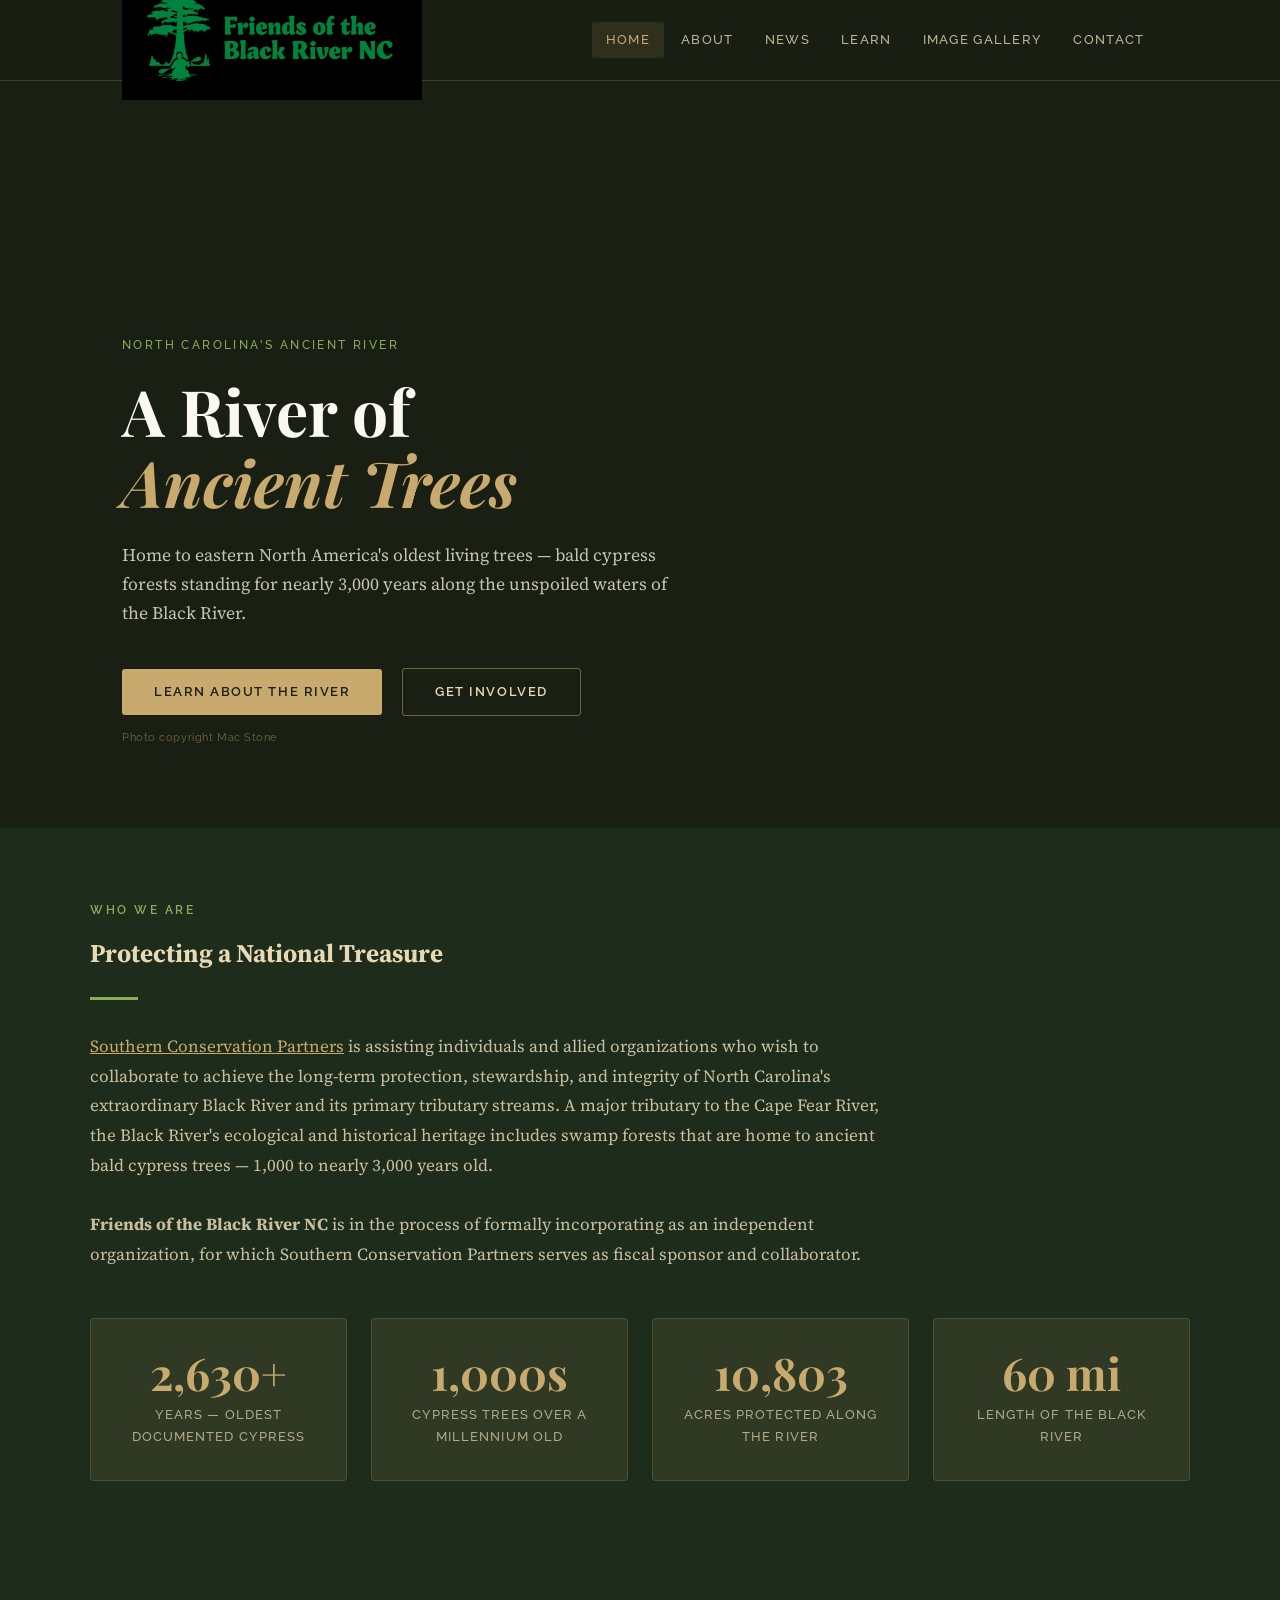
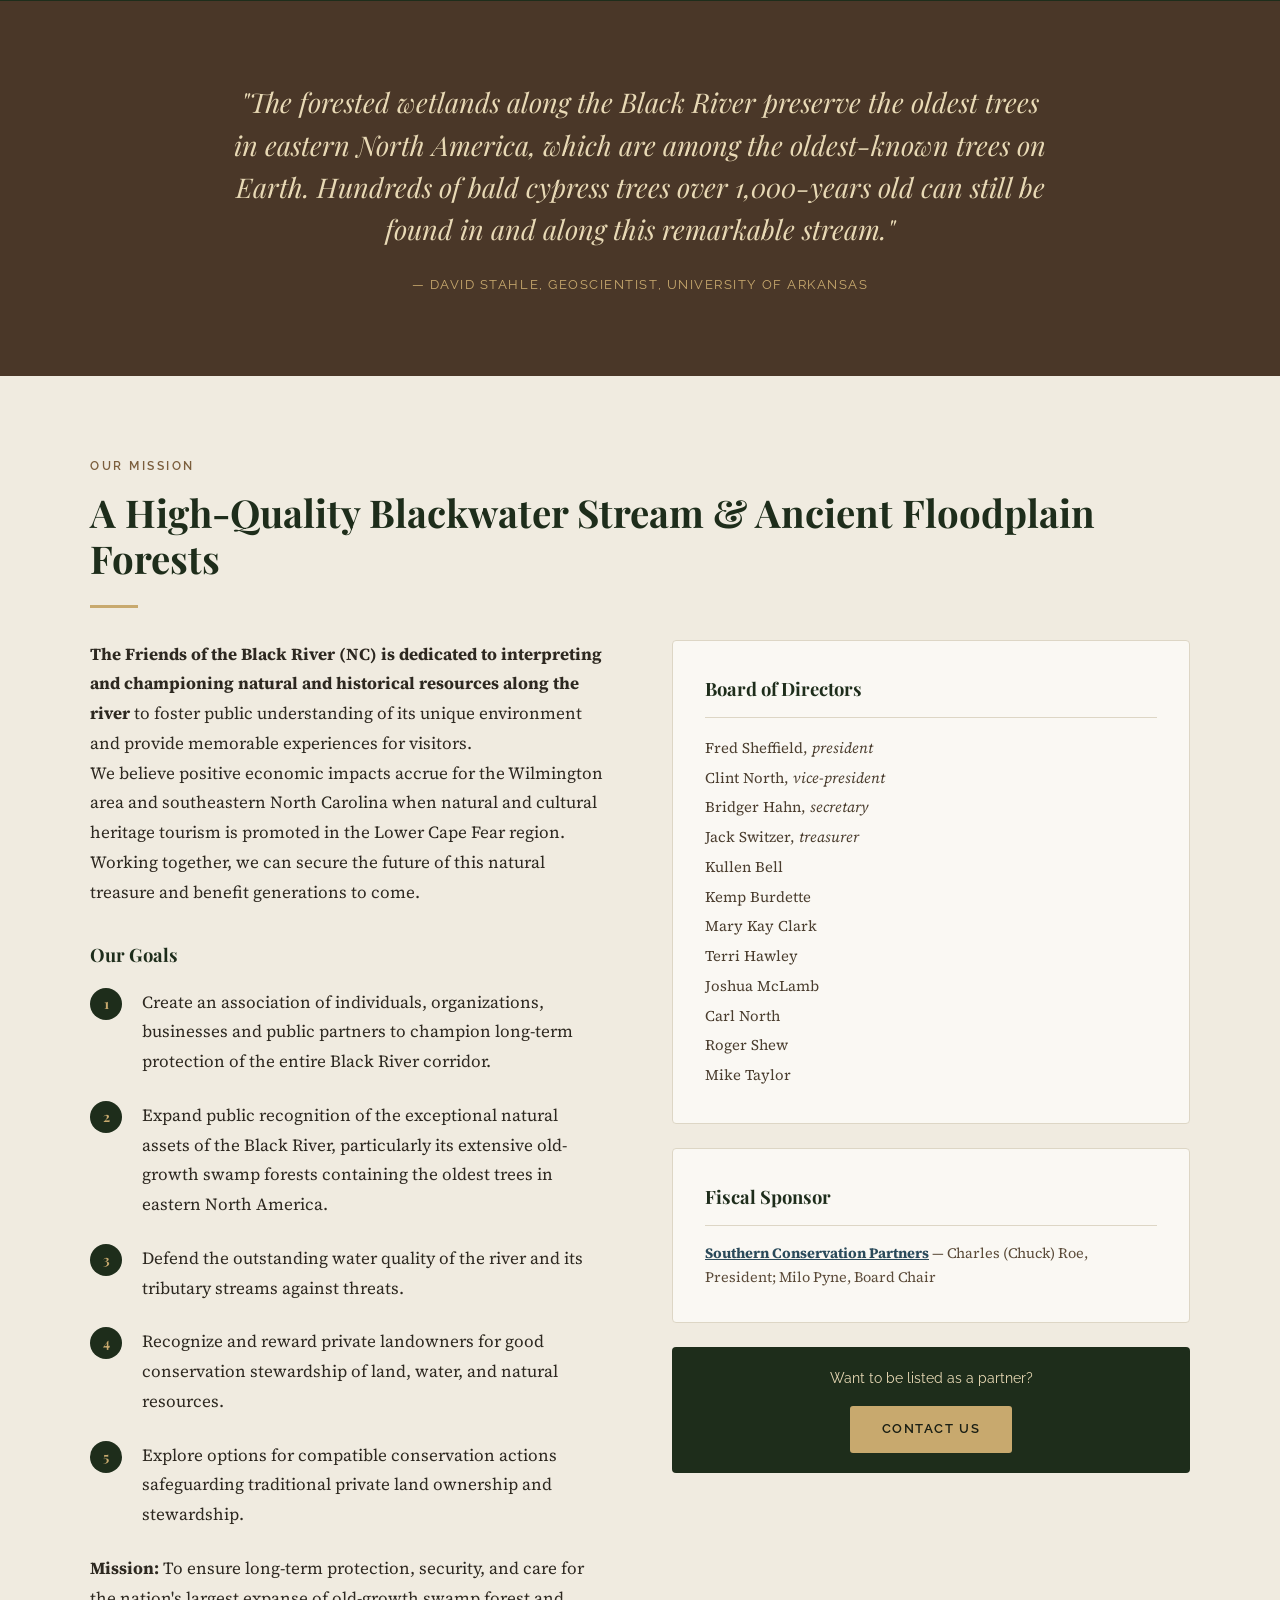
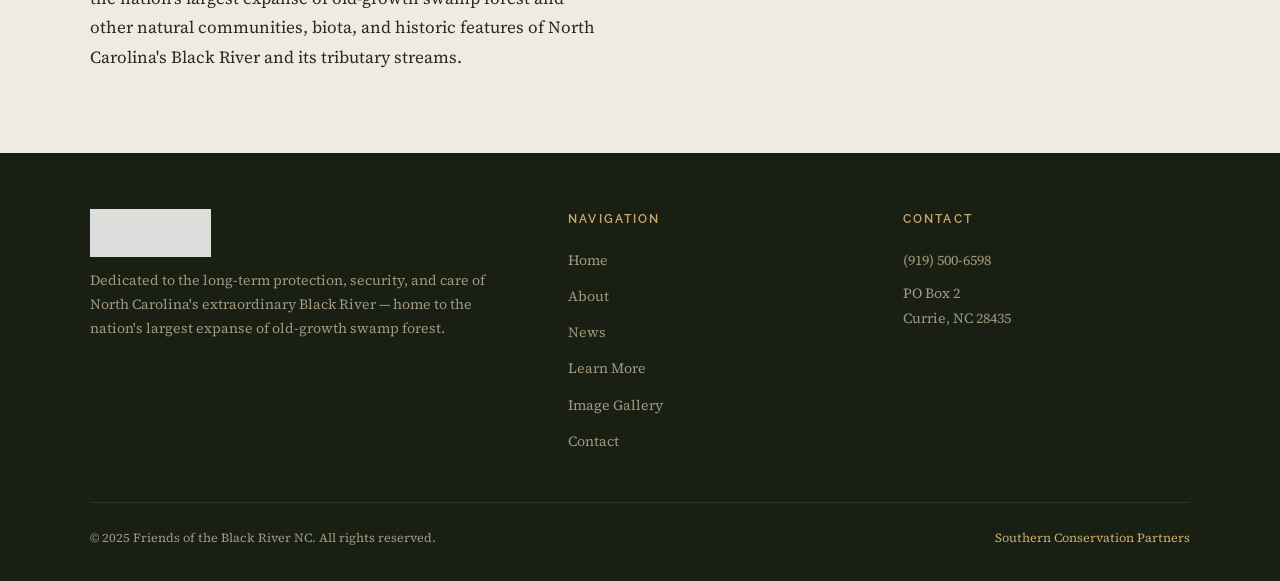
<file: index.html>
<!DOCTYPE html>
<html lang="en">
<head>
  <meta charset="UTF-8" />
  <meta name="viewport" content="width=device-width, initial-scale=1.0" />
  <title>Friends of the Black River NC – Home</title>
  <meta name="description" content="Dedicated to the long-term protection and stewardship of North Carolina's extraordinary Black River and its ancient bald cypress forests." />
  <link rel="stylesheet" href="css/style.css" />
</head>
<body>

<nav aria-label="Main navigation">
  <div class="nav-inner">
    <a class="nav-logo" href="index.html"><img src="images/logo.png" alt="Friends of the Black River NC" /></a>
    <button class="nav-toggle" aria-label="Toggle menu" aria-expanded="false">☰</button>
    <ul class="nav-links">
      <li><a href="index.html">Home</a></li>
      <li><a href="about.html">About</a></li>
      <li><a href="news.html">News</a></li>
      <li><a href="learn.html">Learn</a></li>
      <li><a href="gallery.html">Image Gallery</a></li>
      <li><a href="contact.html">Contact</a></li>
    </ul>
  </div>
</nav>

<!-- HERO -->
<section class="hero">
  <div class="hero-bg"></div>
  <div class="hero-content">
    <p class="hero-eyebrow">North Carolina's Ancient River</p>
    <h1>A River of<br /><em>Ancient Trees</em></h1>
    <p class="hero-sub">
      Home to eastern North America's oldest living trees — bald cypress forests standing for nearly 3,000 years along the unspoiled waters of the Black River.
    </p>
    <div>
      <a class="btn btn-primary" href="about.html">Learn About the River</a>
      <a class="btn btn-outline" href="contact.html">Get Involved</a>
    </div>
    <p class="hero-photo-credit">Photo copyright Mac Stone</p>
  </div>
</section>

<!-- INTRO -->
<section class="intro-band">
  <div class="section-inner">
    <p class="section-label">Who We Are</p>
    <h2>Protecting a National Treasure</h2>
    <div class="divider"></div>
    <p>
      <a href="https://www.conservationsouth.org/" target="_blank" rel="noopener">Southern Conservation Partners</a> is assisting individuals and allied organizations who wish to collaborate to achieve the long-term protection, stewardship, and integrity of North Carolina's extraordinary Black River and its primary tributary streams. A major tributary to the Cape Fear River, the Black River's ecological and historical heritage includes swamp forests that are home to ancient bald cypress trees — 1,000 to nearly 3,000 years old.
    </p>
    <br />
    <p>
      <strong>Friends of the Black River NC</strong> is in the process of formally incorporating as an independent organization, for which Southern Conservation Partners serves as fiscal sponsor and collaborator.
    </p>

    <div class="stats-grid">
      <div class="stat-card">
        <div class="stat-num">2,630+</div>
        <div class="stat-label">Years — Oldest documented cypress</div>
      </div>
      <div class="stat-card">
        <div class="stat-num">1,000s</div>
        <div class="stat-label">Cypress trees over a millennium old</div>
      </div>
      <div class="stat-card">
        <div class="stat-num">10,803</div>
        <div class="stat-label">Acres protected along the river</div>
      </div>
      <div class="stat-card">
        <div class="stat-num">60 mi</div>
        <div class="stat-label">Length of the Black River</div>
      </div>
    </div>
  </div>
</section>

<!-- QUOTE -->
<section class="quote-section">
  <div class="section-inner">
    <blockquote>
      "The forested wetlands along the Black River preserve the oldest trees in eastern North America, which are among the oldest-known trees on Earth. Hundreds of bald cypress trees over 1,000-years old can still be found in and along this remarkable stream."
    </blockquote>
    <p class="quote-attr">— David Stahle, Geoscientist, University of Arkansas</p>
  </div>
</section>

<!-- MISSION -->
<section class="section mission-section">
  <div class="section-inner">
    <p class="section-label">Our Mission</p>
    <h2>A High-Quality Blackwater Stream &amp; Ancient Floodplain Forests</h2>
    <div class="divider"></div>

    <div class="two-col">
      <div>
        <p>
          <strong>The Friends of the Black River (NC) is dedicated to interpreting and championing natural and historical resources along the river</strong> to foster public understanding of its unique environment and provide memorable experiences for visitors.
        </p>
        <p>
          We believe positive economic impacts accrue for the Wilmington area and southeastern North Carolina when natural and cultural heritage tourism is promoted in the Lower Cape Fear region. Working together, we can secure the future of this natural treasure and benefit generations to come.
        </p>

        <h3 style="font-family:'Playfair Display',serif; font-size:1.15rem; color:var(--deep-forest); margin:2rem 0 1rem;">Our Goals</h3>
        <ol class="goals-list">
          <li>Create an association of individuals, organizations, businesses and public partners to champion long-term protection of the entire Black River corridor.</li>
          <li>Expand public recognition of the exceptional natural assets of the Black River, particularly its extensive old-growth swamp forests containing the oldest trees in eastern North America.</li>
          <li>Defend the outstanding water quality of the river and its tributary streams against threats.</li>
          <li>Recognize and reward private landowners for good conservation stewardship of land, water, and natural resources.</li>
          <li>Explore options for compatible conservation actions safeguarding traditional private land ownership and stewardship.</li>
        </ol>

        <p style="margin-top:1.5rem;"><strong>Mission:</strong> To ensure long-term protection, security, and care for the nation's largest expanse of old-growth swamp forest and other natural communities, biota, and historic features of North Carolina's Black River and its tributary streams.</p>
      </div>

      <div>
        <div class="board-box">
          <h3>Board of Directors</h3>
          <ul>
            <li>Fred Sheffield, <em>president</em></li>
            <li>Clint North, <em>vice-president</em></li>
            <li>Bridger Hahn, <em>secretary</em></li>
            <li>Jack Switzer, <em>treasurer</em></li>
            <li>Kullen Bell</li>
            <li>Kemp Burdette</li>
            <li>Mary Kay Clark</li>
            <li>Terri Hawley</li>
            <li>Joshua McLamb</li>
            <li>Carl North</li>
            <li>Roger Shew</li>
            <li>Mike Taylor</li>
          </ul>
        </div>

        <div class="board-box" style="margin-top:1.5rem;">
          <h3>Fiscal Sponsor</h3>
          <p style="font-size:0.9rem; color:#5a4a38; line-height:1.65;">
            <a href="https://www.conservationsouth.org/" target="_blank" rel="noopener" style="color:var(--water-blue);"><strong>Southern Conservation Partners</strong></a> — Charles (Chuck) Roe, President; Milo Pyne, Board Chair
          </p>
        </div>

        <div style="margin-top:1.5rem; padding:1.25rem; background:var(--deep-forest); border-radius:4px; text-align:center;">
          <p style="color:var(--pale-reed); font-family:'Raleway',sans-serif; font-size:0.85rem; margin-bottom:1rem;">Want to be listed as a partner?</p>
          <a class="btn btn-primary" href="contact.html">Contact Us</a>
        </div>
      </div>
    </div>
  </div>
</section>

<!-- FOOTER -->
<footer>
  <div class="footer-inner">
    <div class="footer-top">
      <div>
        <img src="images/logo.png" alt="Friends of the Black River NC" style="height:48px; width:auto; filter:brightness(0) invert(1); opacity:0.85; margin-bottom:0.75rem; display:block;" />
        <p class="footer-desc">
          Dedicated to the long-term protection, security, and care of North Carolina's extraordinary Black River — home to the nation's largest expanse of old-growth swamp forest.
        </p>
      </div>
      <div class="footer-col">
        <h4>Navigation</h4>
        <ul>
          <li><a href="index.html">Home</a></li>
          <li><a href="about.html">About</a></li>
          <li><a href="news.html">News</a></li>
          <li><a href="learn.html">Learn More</a></li>
          <li><a href="gallery.html">Image Gallery</a></li>
          <li><a href="contact.html">Contact</a></li>
        </ul>
      </div>
      <div class="footer-col">
        <h4>Contact</h4>
        <ul>
          <li><a href="tel:9195006598">(919) 500-6598</a></li>
          <li style="color:rgba(232,217,181,0.65); font-size:0.88rem;">PO Box 2<br />Currie, NC 28435</li>
        </ul>
      </div>
    </div>
    <div class="footer-bottom">
      <span>© 2025 Friends of the Black River NC. All rights reserved.</span>
      <a href="https://www.conservationsouth.org/" target="_blank" rel="noopener">Southern Conservation Partners</a>
    </div>
  </div>
</footer>

<script src="js/main.js"></script>
</body>
</html>
</file>
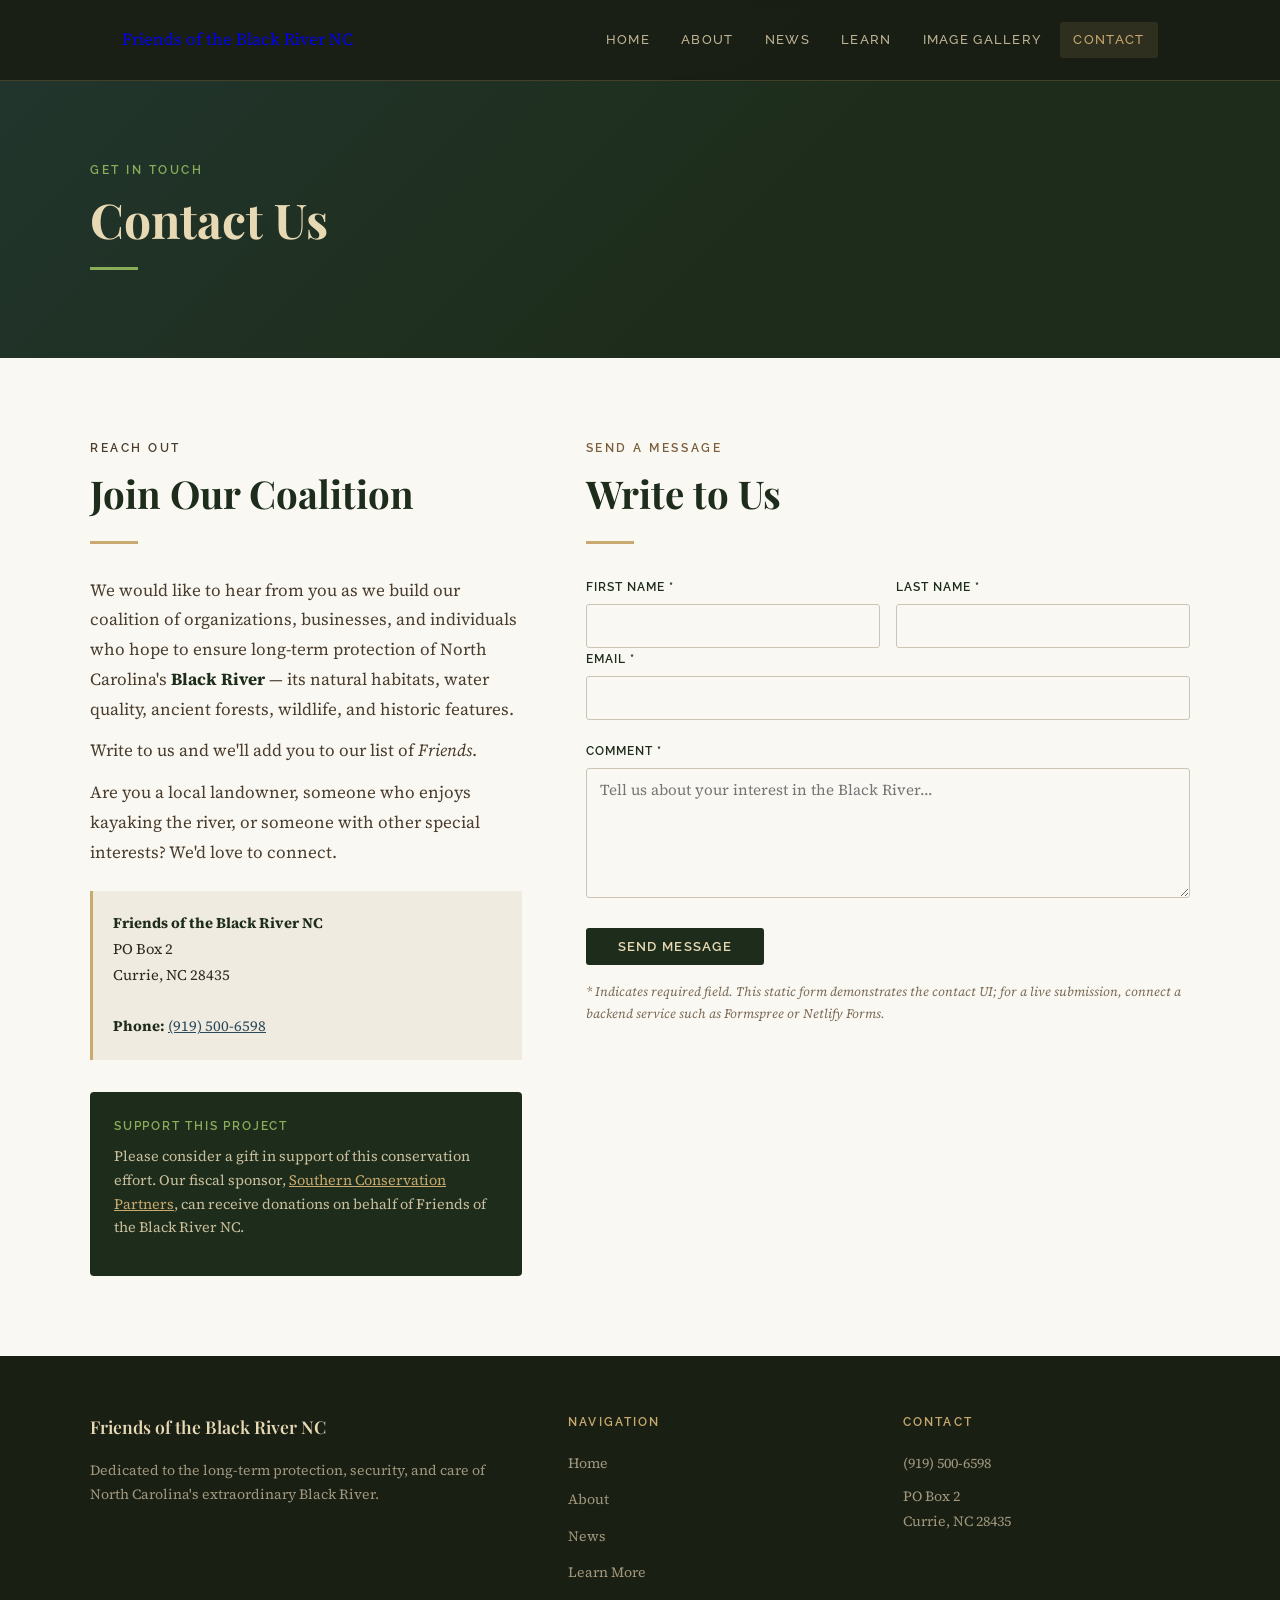
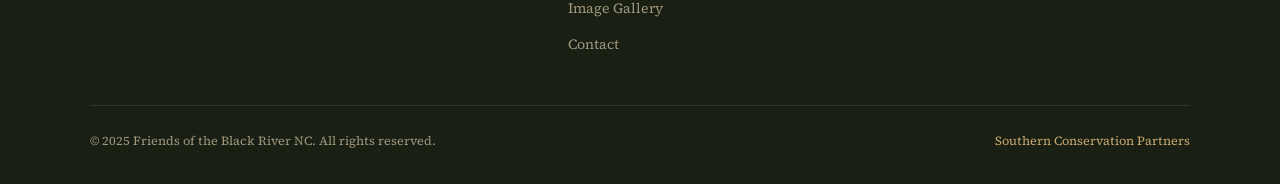
<file: contact.html>
<!DOCTYPE html>
<html lang="en">
<head>
  <meta charset="UTF-8" />
  <meta name="viewport" content="width=device-width, initial-scale=1.0" />
  <title>Contact – Friends of the Black River NC</title>
  <meta name="description" content="Get in touch with Friends of the Black River NC." />
  <link rel="stylesheet" href="css/style.css" />
</head>
<body>

<nav aria-label="Main navigation">
  <div class="nav-inner">
    <a class="nav-logo" href="index.html">Friends of the Black River NC</a>
    <button class="nav-toggle" aria-label="Toggle menu" aria-expanded="false">☰</button>
    <ul class="nav-links">
      <li><a href="index.html">Home</a></li>
      <li><a href="about.html">About</a></li>
      <li><a href="news.html">News</a></li>
      <li><a href="learn.html">Learn</a></li>
      <li><a href="gallery.html">Image Gallery</a></li>
      <li><a href="contact.html">Contact</a></li>
    </ul>
  </div>
</nav>

<div class="page-hero">
  <div class="section-inner">
    <p class="section-label">Get in Touch</p>
    <h1>Contact Us</h1>
    <div class="divider"></div>
  </div>
</div>

<section class="section contact-section">
  <div class="section-inner">
    <div class="contact-grid">

      <div class="contact-info">
        <p class="section-label">Reach Out</p>
        <h2>Join Our Coalition</h2>
        <div class="divider"></div>
        <p>
          We would like to hear from you as we build our coalition of organizations, businesses, and individuals who hope to ensure long-term protection of North Carolina's <strong>Black River</strong> — its natural habitats, water quality, ancient forests, wildlife, and historic features.
        </p>
        <p>
          Write to us and we'll add you to our list of <em>Friends</em>.
        </p>
        <p>
          Are you a local landowner, someone who enjoys kayaking the river, or someone with other special interests? We'd love to connect.
        </p>

        <address class="address">
          <strong>Friends of the Black River NC</strong><br />
          PO Box 2<br />
          Currie, NC 28435<br /><br />
          <strong>Phone:</strong> <a href="tel:9195006598" style="color:var(--water-blue);">(919) 500-6598</a>
        </address>

        <div style="margin-top:2rem; padding:1.5rem; background:var(--deep-forest); border-radius:4px; color:var(--pale-reed);">
          <p style="font-family:'Raleway',sans-serif; font-size:0.75rem; font-weight:600; letter-spacing:0.15em; text-transform:uppercase; color:var(--accent); margin-bottom:0.5rem;">Support This Project</p>
          <p style="font-size:0.9rem; color:rgba(232,217,181,0.85); line-height:1.65;">
            Please consider a gift in support of this conservation effort. Our fiscal sponsor, <a href="https://www.conservationsouth.org/" target="_blank" rel="noopener" style="color:var(--reed-gold);">Southern Conservation Partners</a>, can receive donations on behalf of Friends of the Black River NC.
          </p>
        </div>
      </div>

      <div>
        <p class="section-label">Send a Message</p>
        <h2>Write to Us</h2>
        <div class="divider"></div>

        <form class="contact-form" id="contactForm" onsubmit="handleSubmit(event)">
          <div style="display:grid; grid-template-columns:1fr 1fr; gap:1rem;">
            <div>
              <label for="firstName">First Name *</label>
              <input type="text" id="firstName" name="firstName" required autocomplete="given-name" />
            </div>
            <div>
              <label for="lastName">Last Name *</label>
              <input type="text" id="lastName" name="lastName" required autocomplete="family-name" />
            </div>
          </div>

          <label for="email">Email *</label>
          <input type="email" id="email" name="email" required autocomplete="email" />

          <label for="comment">Comment *</label>
          <textarea id="comment" name="comment" required placeholder="Tell us about your interest in the Black River…"></textarea>

          <button type="submit">Send Message</button>

          <p id="formMsg" style="display:none; margin-top:1rem; padding:1rem; border-radius:3px; font-family:'Raleway',sans-serif; font-size:0.88rem;"></p>
        </form>

        <p style="margin-top:1rem; font-size:0.8rem; color:#7a6a55; font-style:italic;">
          * Indicates required field. This static form demonstrates the contact UI; for a live submission, connect a backend service such as Formspree or Netlify Forms.
        </p>
      </div>

    </div>
  </div>
</section>

<footer>
  <div class="footer-inner">
    <div class="footer-top">
      <div>
        <p class="footer-logo">Friends of the Black River NC</p>
        <p class="footer-desc">Dedicated to the long-term protection, security, and care of North Carolina's extraordinary Black River.</p>
      </div>
      <div class="footer-col">
        <h4>Navigation</h4>
        <ul>
          <li><a href="index.html">Home</a></li>
          <li><a href="about.html">About</a></li>
          <li><a href="news.html">News</a></li>
          <li><a href="learn.html">Learn More</a></li>
          <li><a href="gallery.html">Image Gallery</a></li>
          <li><a href="contact.html">Contact</a></li>
        </ul>
      </div>
      <div class="footer-col">
        <h4>Contact</h4>
        <ul>
          <li><a href="tel:9195006598">(919) 500-6598</a></li>
          <li style="color:rgba(232,217,181,0.65); font-size:0.88rem;">PO Box 2<br />Currie, NC 28435</li>
        </ul>
      </div>
    </div>
    <div class="footer-bottom">
      <span>© 2025 Friends of the Black River NC. All rights reserved.</span>
      <a href="https://www.conservationsouth.org/" target="_blank" rel="noopener">Southern Conservation Partners</a>
    </div>
  </div>
</footer>

<script src="js/main.js"></script>
<script>
function handleSubmit(e) {
  e.preventDefault();
  const msg = document.getElementById('formMsg');
  msg.style.display = 'block';
  msg.style.background = '#e8f5e9';
  msg.style.color = '#1b5e20';
  msg.style.border = '1px solid #a5d6a7';
  msg.textContent = 'Thank you for your message! To enable live form submissions, connect this form to a service like Formspree (formspree.io) or Netlify Forms.';
}
</script>
</body>
</html>
</file>
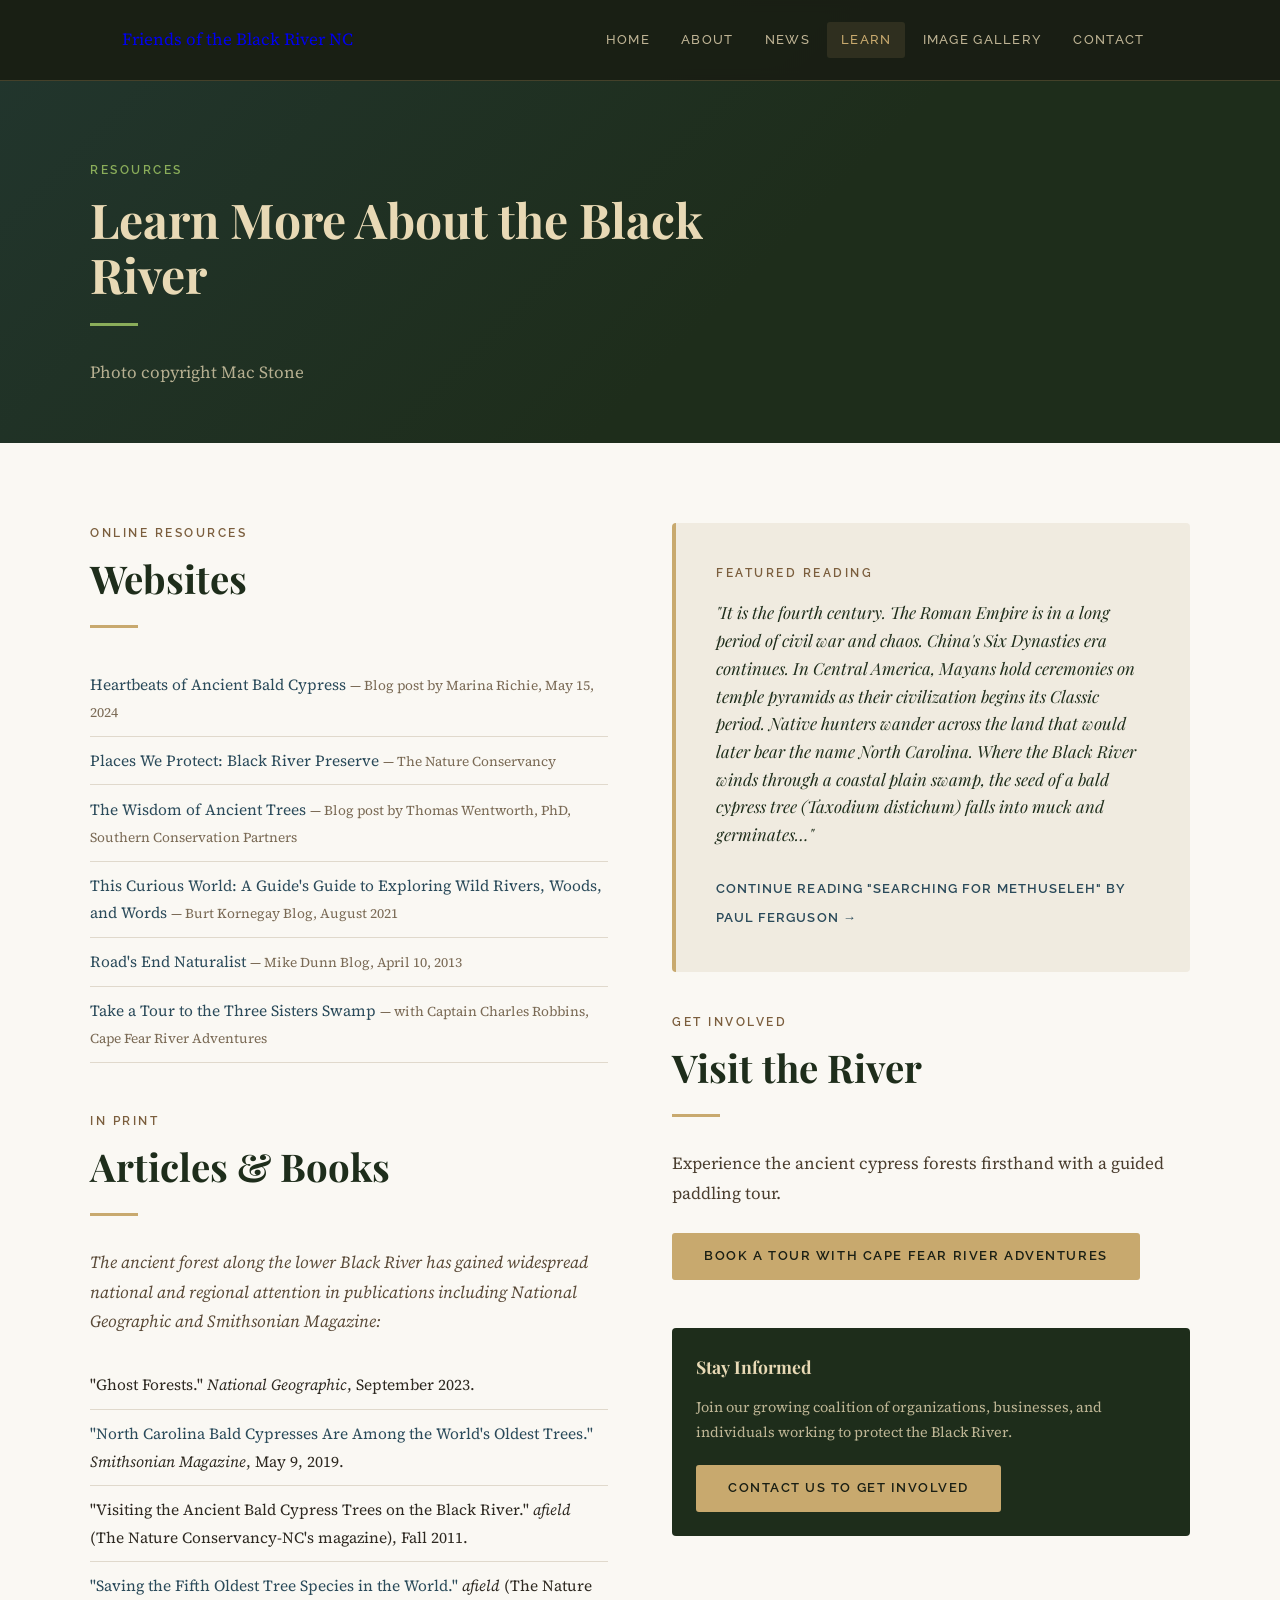
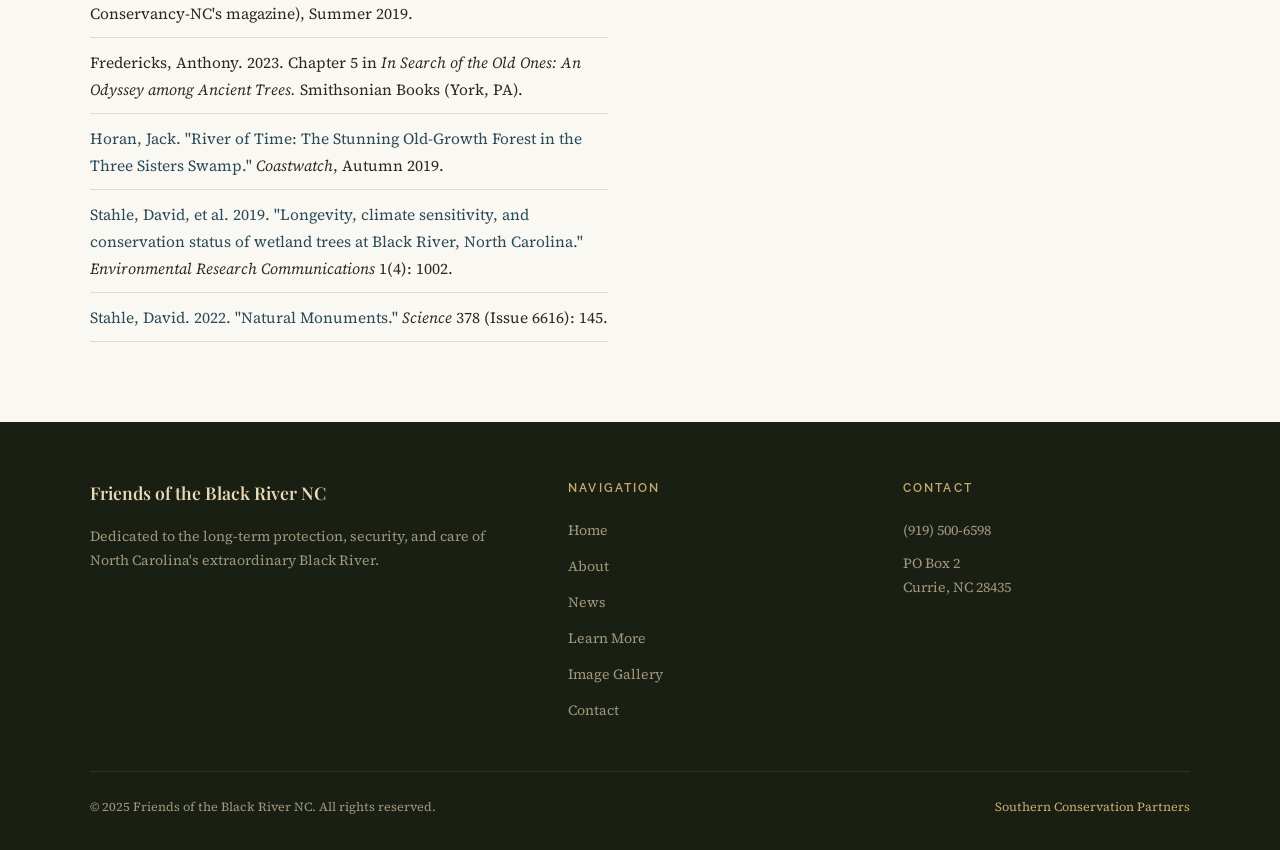
<file: learn.html>
<!DOCTYPE html>
<html lang="en">
<head>
  <meta charset="UTF-8" />
  <meta name="viewport" content="width=device-width, initial-scale=1.0" />
  <title>Learn More – Friends of the Black River NC</title>
  <meta name="description" content="Resources, articles, books, and videos to learn more about North Carolina's Black River." />
  <link rel="stylesheet" href="css/style.css" />
</head>
<body>

<nav aria-label="Main navigation">
  <div class="nav-inner">
    <a class="nav-logo" href="index.html">Friends of the Black River NC</a>
    <button class="nav-toggle" aria-label="Toggle menu" aria-expanded="false">☰</button>
    <ul class="nav-links">
      <li><a href="index.html">Home</a></li>
      <li><a href="about.html">About</a></li>
      <li><a href="news.html">News</a></li>
      <li><a href="learn.html">Learn</a></li>
      <li><a href="gallery.html">Image Gallery</a></li>
      <li><a href="contact.html">Contact</a></li>
    </ul>
  </div>
</nav>

<div class="page-hero">
  <div class="section-inner">
    <p class="section-label">Resources</p>
    <h1>Learn More About the Black River</h1>
    <div class="divider"></div>
    <p style="color:rgba(232,217,181,0.75); max-width:600px;">Photo copyright Mac Stone</p>
  </div>
</div>

<section class="section">
  <div class="section-inner">
    <div class="two-col" style="align-items:start;">

      <div>
        <p class="section-label">Online Resources</p>
        <h2>Websites</h2>
        <div class="divider"></div>
        <ul class="learn-links">
          <li>
            <a href="https://marinarichie.com/2024/05/15/heart-beats-of-ancient-bald-cypress/" target="_blank" rel="noopener">Heartbeats of Ancient Bald Cypress</a>
            <span style="color:#7a6a55; font-size:0.85rem;"> — Blog post by Marina Richie, May 15, 2024</span>
          </li>
          <li>
            <a href="https://www.nature.org/en-us/get-involved/how-to-help/places-we-protect/black-river-preserve/" target="_blank" rel="noopener">Places We Protect: Black River Preserve</a>
            <span style="color:#7a6a55; font-size:0.85rem;"> — The Nature Conservancy</span>
          </li>
          <li>
            <a href="https://www.conservationsouth.org/viewpoint/the-wisdom-of-ancient-trees" target="_blank" rel="noopener">The Wisdom of Ancient Trees</a>
            <span style="color:#7a6a55; font-size:0.85rem;"> — Blog post by Thomas Wentworth, PhD, Southern Conservation Partners</span>
          </li>
          <li>
            <a href="https://burtkornegay.com/north-carolinas-black-river-the-trip-back/" target="_blank" rel="noopener">This Curious World: A Guide's Guide to Exploring Wild Rivers, Woods, and Words</a>
            <span style="color:#7a6a55; font-size:0.85rem;"> — Burt Kornegay Blog, August 2021</span>
          </li>
          <li>
            <a href="https://roadsendnaturalist.com/2013/04/10/paddling-the-black-river/" target="_blank" rel="noopener">Road's End Naturalist</a>
            <span style="color:#7a6a55; font-size:0.85rem;"> — Mike Dunn Blog, April 10, 2013</span>
          </li>
          <li>
            <a href="https://capefearriveradventures.com/tours/" target="_blank" rel="noopener">Take a Tour to the Three Sisters Swamp</a>
            <span style="color:#7a6a55; font-size:0.85rem;"> — with Captain Charles Robbins, Cape Fear River Adventures</span>
          </li>
        </ul>

        <div style="margin-top:3rem;">
          <p class="section-label">In Print</p>
          <h2>Articles &amp; Books</h2>
          <div class="divider"></div>
          <p style="font-style:italic; margin-bottom:1.5rem; color:#5a4a38;">The ancient forest along the lower Black River has gained widespread national and regional attention in publications including <em>National Geographic</em> and <em>Smithsonian Magazine</em>:</p>
          <ul class="learn-links">
            <li>"Ghost Forests." <em>National Geographic</em>, September 2023.</li>
            <li>
              <a href="https://www.smithsonianmag.com/science-nature/north-carolina-bald-cypresses-among-worlds-oldest-trees-180972134/" target="_blank" rel="noopener">"North Carolina Bald Cypresses Are Among the World's Oldest Trees."</a>
              <em> Smithsonian Magazine</em>, May 9, 2019.
            </li>
            <li>"Visiting the Ancient Bald Cypress Trees on the Black River." <em>afield</em> (The Nature Conservancy-NC's magazine), Fall 2011.</li>
            <li>
              <a href="https://tnc.app.box.com/s/chc3zntw626cxl8a59uks1g01p3fk7z3" target="_blank" rel="noopener">"Saving the Fifth Oldest Tree Species in the World."</a>
              <em> afield</em> (The Nature Conservancy-NC's magazine), Summer 2019.
            </li>
            <li>Fredericks, Anthony. 2023. Chapter 5 in <em>In Search of the Old Ones: An Odyssey among Ancient Trees.</em> Smithsonian Books (York, PA).</li>
            <li>
              <a href="https://ncseagrant.ncsu.edu/coastwatch/current-issue/autumn-2019/river-of-time/" target="_blank" rel="noopener">Horan, Jack. "River of Time: The Stunning Old-Growth Forest in the Three Sisters Swamp."</a>
              <em> Coastwatch</em>, Autumn 2019.
            </li>
            <li>
              <a href="https://iopscience.iop.org/article/10.1088/2515-7620/ab0c4a" target="_blank" rel="noopener">Stahle, David, et al. 2019. "Longevity, climate sensitivity, and conservation status of wetland trees at Black River, North Carolina."</a>
              <em> Environmental Research Communications</em> 1(4): 1002.
            </li>
            <li>
              <a href="https://www.science.org/doi/10.1126/science.add7170" target="_blank" rel="noopener">Stahle, David. 2022. "Natural Monuments."</a>
              <em> Science</em> 378 (Issue 6616): 145.
            </li>
          </ul>
        </div>
      </div>

      <div>
        <div style="background:var(--mist); border-radius:4px; padding:2.5rem; border-left:4px solid var(--reed-gold);">
          <p class="section-label" style="margin-bottom:1rem;">Featured Reading</p>
          <blockquote style="font-family:'Playfair Display',serif; font-style:italic; font-size:1.05rem; line-height:1.65; color:var(--deep-forest); margin-bottom:1.5rem;">
            "It is the fourth century. The Roman Empire is in a long period of civil war and chaos. China's Six Dynasties era continues. In Central America, Mayans hold ceremonies on temple pyramids as their civilization begins its Classic period. Native hunters wander across the land that would later bear the name North Carolina. Where the Black River winds through a coastal plain swamp, the seed of a bald cypress tree (<em>Taxodium distichum</em>) falls into muck and germinates…"
          </blockquote>
          <a href="https://www.carolinacanoeclub.org/content/searching-for-methuseleh/" target="_blank" rel="noopener" style="font-family:'Raleway',sans-serif; font-size:0.82rem; font-weight:600; letter-spacing:0.08em; text-transform:uppercase; color:var(--water-blue); text-decoration:none;">
            Continue Reading "Searching for Methuseleh" by Paul Ferguson →
          </a>
        </div>

        <div style="margin-top:2.5rem;">
          <p class="section-label">Get Involved</p>
          <h2>Visit the River</h2>
          <div class="divider"></div>
          <p style="color:#4a3d2e; margin-bottom:1.5rem;">Experience the ancient cypress forests firsthand with a guided paddling tour.</p>
          <a href="https://capefearriveradventures.com/tours/" target="_blank" rel="noopener" class="btn btn-primary" style="font-size:0.82rem;">Book a Tour with Cape Fear River Adventures</a>
        </div>

        <div style="margin-top:3rem; padding:1.5rem; background:var(--deep-forest); border-radius:4px; color:var(--pale-reed);">
          <h3 style="font-family:'Playfair Display',serif; font-size:1.1rem; margin-bottom:0.75rem;">Stay Informed</h3>
          <p style="font-size:0.9rem; color:rgba(232,217,181,0.8); margin-bottom:1.25rem;">Join our growing coalition of organizations, businesses, and individuals working to protect the Black River.</p>
          <a href="contact.html" class="btn btn-primary" style="font-size:0.8rem;">Contact Us to Get Involved</a>
        </div>
      </div>

    </div>
  </div>
</section>

<footer>
  <div class="footer-inner">
    <div class="footer-top">
      <div>
        <p class="footer-logo">Friends of the Black River NC</p>
        <p class="footer-desc">Dedicated to the long-term protection, security, and care of North Carolina's extraordinary Black River.</p>
      </div>
      <div class="footer-col">
        <h4>Navigation</h4>
        <ul>
          <li><a href="index.html">Home</a></li>
          <li><a href="about.html">About</a></li>
          <li><a href="news.html">News</a></li>
          <li><a href="learn.html">Learn More</a></li>
          <li><a href="gallery.html">Image Gallery</a></li>
          <li><a href="contact.html">Contact</a></li>
        </ul>
      </div>
      <div class="footer-col">
        <h4>Contact</h4>
        <ul>
          <li><a href="tel:9195006598">(919) 500-6598</a></li>
          <li style="color:rgba(232,217,181,0.65); font-size:0.88rem;">PO Box 2<br />Currie, NC 28435</li>
        </ul>
      </div>
    </div>
    <div class="footer-bottom">
      <span>© 2025 Friends of the Black River NC. All rights reserved.</span>
      <a href="https://www.conservationsouth.org/" target="_blank" rel="noopener">Southern Conservation Partners</a>
    </div>
  </div>
</footer>

<script src="js/main.js"></script>
</body>
</html>
</file>
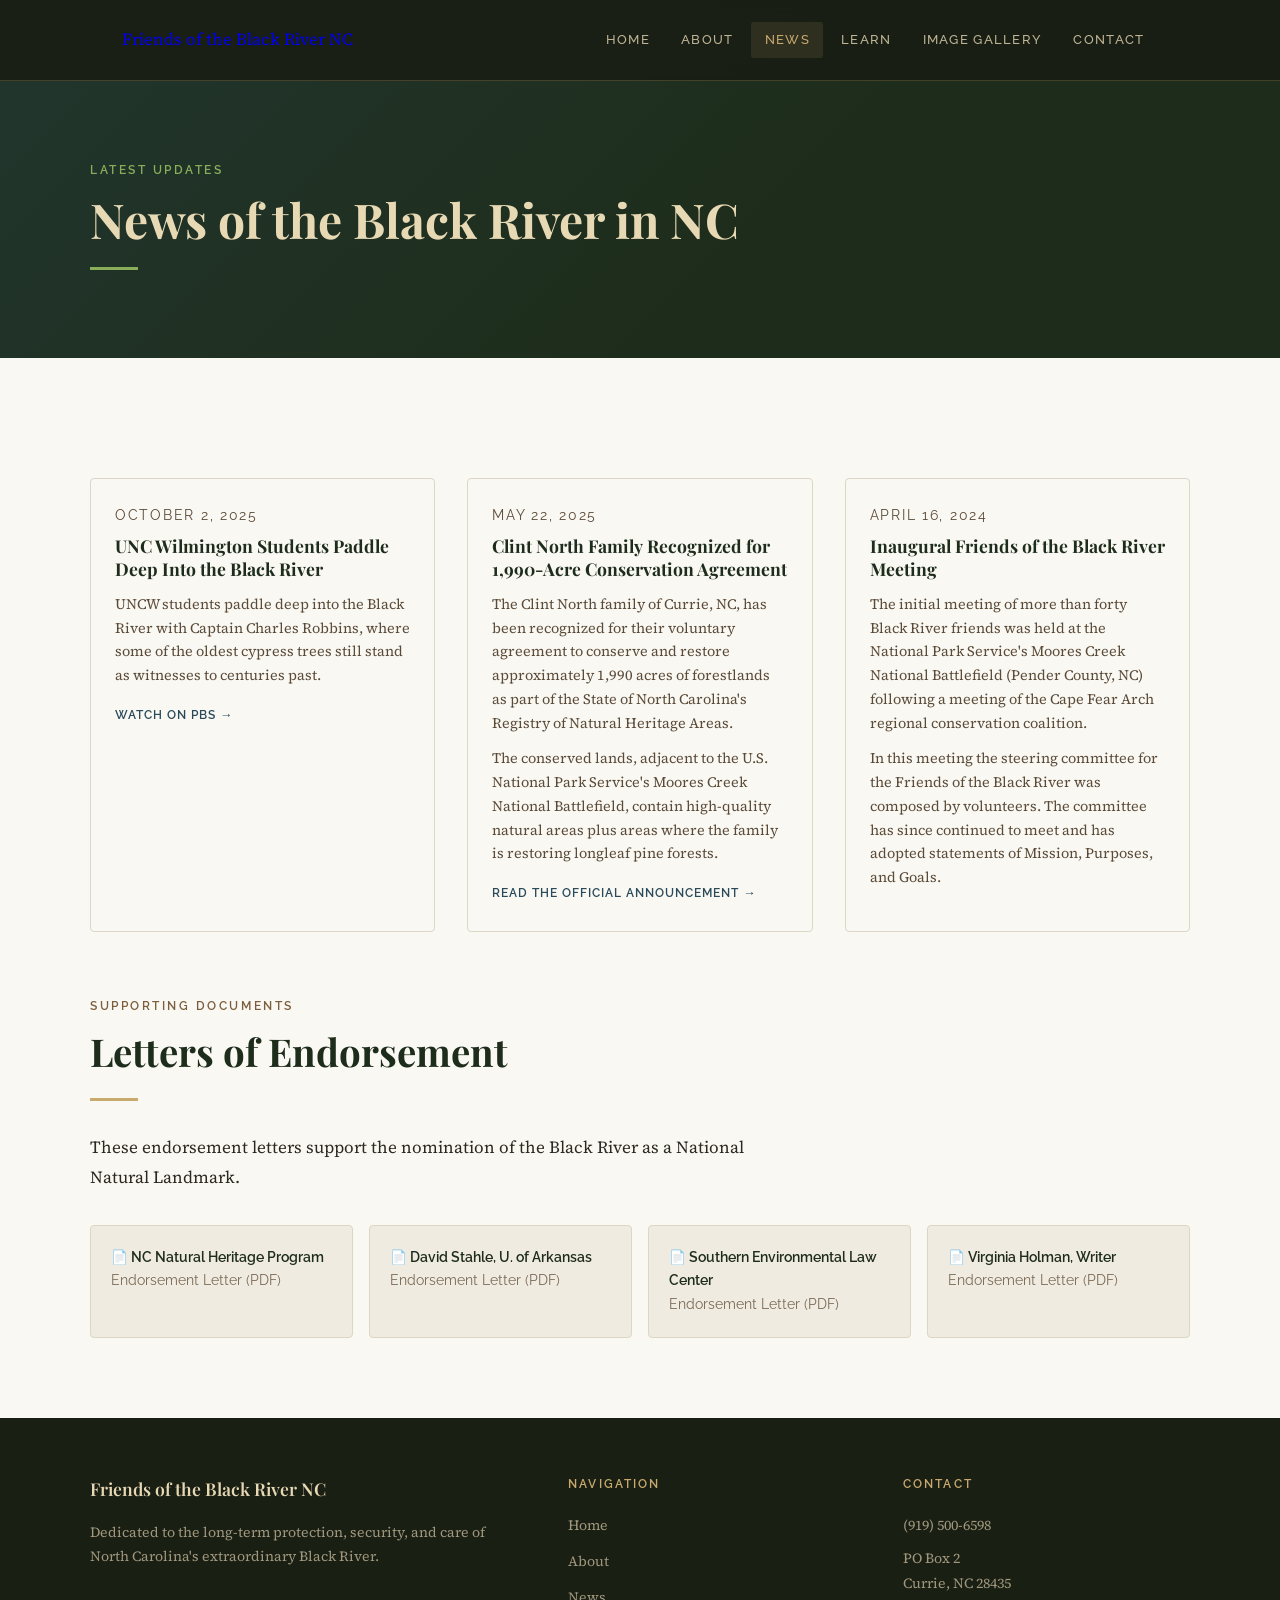
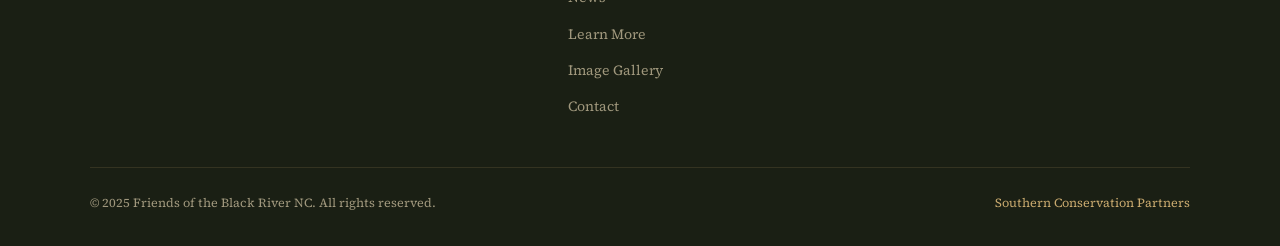
<file: news.html>
<!DOCTYPE html>
<html lang="en">
<head>
  <meta charset="UTF-8" />
  <meta name="viewport" content="width=device-width, initial-scale=1.0" />
  <title>News – Friends of the Black River NC</title>
  <meta name="description" content="Latest news about the Black River NC conservation efforts." />
  <link rel="stylesheet" href="css/style.css" />
</head>
<body>

<nav aria-label="Main navigation">
  <div class="nav-inner">
    <a class="nav-logo" href="index.html">Friends of the Black River NC</a>
    <button class="nav-toggle" aria-label="Toggle menu" aria-expanded="false">☰</button>
    <ul class="nav-links">
      <li><a href="index.html">Home</a></li>
      <li><a href="about.html">About</a></li>
      <li><a href="news.html">News</a></li>
      <li><a href="learn.html">Learn</a></li>
      <li><a href="gallery.html">Image Gallery</a></li>
      <li><a href="contact.html">Contact</a></li>
    </ul>
  </div>
</nav>

<div class="page-hero">
  <div class="section-inner">
    <p class="section-label">Latest Updates</p>
    <h1>News of the Black River in NC</h1>
    <div class="divider"></div>
  </div>
</div>

<section class="section">
  <div class="section-inner">

    <div class="news-grid">

      <article class="news-card">
        <div class="news-card-body">
          <p class="news-date">October 2, 2025</p>
          <h3>UNC Wilmington Students Paddle Deep Into the Black River</h3>
          <p>
            UNCW students paddle deep into the Black River with Captain Charles Robbins, where some of the oldest cypress trees still stand as witnesses to centuries past.
          </p>
          <a href="https://www.pbs.org/video/the-oldest-trees-legacy-of-ncs-life-saving-stations-pshonc/" target="_blank" rel="noopener">Watch on PBS →</a>
        </div>
      </article>

      <article class="news-card">
        <div class="news-card-body">
          <p class="news-date">May 22, 2025</p>
          <h3>Clint North Family Recognized for 1,990-Acre Conservation Agreement</h3>
          <p>
            The Clint North family of Currie, NC, has been recognized for their voluntary agreement to conserve and restore approximately 1,990 acres of forestlands as part of the State of North Carolina's Registry of Natural Heritage Areas.
          </p>
          <p style="margin-top:0.75rem; font-size:0.9rem;">
            The conserved lands, adjacent to the U.S. National Park Service's Moores Creek National Battlefield, contain high-quality natural areas plus areas where the family is restoring longleaf pine forests.
          </p>
          <a href="https://www.dncr.nc.gov/news/press-releases/2025/05/28/nearly-2000-acres-adjacent-moores-creek-national-battlefield-added-nc-natural-heritage-areas" target="_blank" rel="noopener">Read the official announcement →</a>
        </div>
      </article>

      <article class="news-card">
        <div class="news-card-body">
          <p class="news-date">April 16, 2024</p>
          <h3>Inaugural Friends of the Black River Meeting</h3>
          <p>
            The initial meeting of more than forty Black River friends was held at the National Park Service's Moores Creek National Battlefield (Pender County, NC) following a meeting of the Cape Fear Arch regional conservation coalition.
          </p>
          <p style="margin-top:0.75rem; font-size:0.9rem;">
            In this meeting the steering committee for the Friends of the Black River was composed by volunteers. The committee has since continued to meet and has adopted statements of Mission, Purposes, and Goals.
          </p>
        </div>
      </article>

    </div>

    <!-- Endorsement Downloads -->
    <div style="margin-top:4rem;">
      <p class="section-label">Supporting Documents</p>
      <h2>Letters of Endorsement</h2>
      <div class="divider"></div>
      <p style="max-width:680px; margin-bottom:2rem;">These endorsement letters support the nomination of the Black River as a National Natural Landmark.</p>

      <div style="display:grid; grid-template-columns:repeat(auto-fill, minmax(240px,1fr)); gap:1rem;">
        <a href="https://www.blackriverfriends.org/uploads/4/7/3/1/47314411/ncnhp_endorse_2023.pdf" target="_blank" rel="noopener" style="display:block; padding:1.25rem; background:var(--mist); border:1px solid #ddd6c5; border-radius:4px; text-decoration:none; color:var(--deep-forest); font-family:'Raleway',sans-serif; font-size:0.85rem; font-weight:600;">
          📄 NC Natural Heritage Program<br /><span style="font-weight:400; color:#7a6a55;">Endorsement Letter (PDF)</span>
        </a>
        <a href="https://www.blackriverfriends.org/uploads/4/7/3/1/47314411/stahle__nnl_endorse_2023.pdf" target="_blank" rel="noopener" style="display:block; padding:1.25rem; background:var(--mist); border:1px solid #ddd6c5; border-radius:4px; text-decoration:none; color:var(--deep-forest); font-family:'Raleway',sans-serif; font-size:0.85rem; font-weight:600;">
          📄 David Stahle, U. of Arkansas<br /><span style="font-weight:400; color:#7a6a55;">Endorsement Letter (PDF)</span>
        </a>
        <a href="https://www.blackriverfriends.org/uploads/4/7/3/1/47314411/selc_nnl_endorse_2023.pdf" target="_blank" rel="noopener" style="display:block; padding:1.25rem; background:var(--mist); border:1px solid #ddd6c5; border-radius:4px; text-decoration:none; color:var(--deep-forest); font-family:'Raleway',sans-serif; font-size:0.85rem; font-weight:600;">
          📄 Southern Environmental Law Center<br /><span style="font-weight:400; color:#7a6a55;">Endorsement Letter (PDF)</span>
        </a>
        <a href="https://www.blackriverfriends.org/uploads/4/7/3/1/47314411/holman_nnl_endorse_2023.pdf" target="_blank" rel="noopener" style="display:block; padding:1.25rem; background:var(--mist); border:1px solid #ddd6c5; border-radius:4px; text-decoration:none; color:var(--deep-forest); font-family:'Raleway',sans-serif; font-size:0.85rem; font-weight:600;">
          📄 Virginia Holman, Writer<br /><span style="font-weight:400; color:#7a6a55;">Endorsement Letter (PDF)</span>
        </a>
      </div>
    </div>

  </div>
</section>

<footer>
  <div class="footer-inner">
    <div class="footer-top">
      <div>
        <p class="footer-logo">Friends of the Black River NC</p>
        <p class="footer-desc">Dedicated to the long-term protection, security, and care of North Carolina's extraordinary Black River.</p>
      </div>
      <div class="footer-col">
        <h4>Navigation</h4>
        <ul>
          <li><a href="index.html">Home</a></li>
          <li><a href="about.html">About</a></li>
          <li><a href="news.html">News</a></li>
          <li><a href="learn.html">Learn More</a></li>
          <li><a href="gallery.html">Image Gallery</a></li>
          <li><a href="contact.html">Contact</a></li>
        </ul>
      </div>
      <div class="footer-col">
        <h4>Contact</h4>
        <ul>
          <li><a href="tel:9195006598">(919) 500-6598</a></li>
          <li style="color:rgba(232,217,181,0.65); font-size:0.88rem;">PO Box 2<br />Currie, NC 28435</li>
        </ul>
      </div>
    </div>
    <div class="footer-bottom">
      <span>© 2025 Friends of the Black River NC. All rights reserved.</span>
      <a href="https://www.conservationsouth.org/" target="_blank" rel="noopener">Southern Conservation Partners</a>
    </div>
  </div>
</footer>

<script src="js/main.js"></script>
</body>
</html>
</file>
<file: css/style.css>
/* =============================================
   Friends of the Black River NC – Stylesheet
   ============================================= */

@import url('https://fonts.googleapis.com/css2?family=Playfair+Display:ital,wght@0,400;0,600;0,700;1,400;1,600&family=Source+Serif+4:ital,opsz,wght@0,8..60,300;0,8..60,400;0,8..60,600;1,8..60,300;1,8..60,400&family=Raleway:wght@300;400;500;600&display=swap');

:root {
  --black-water: #1a1f14;
  --deep-forest: #1e2d1b;
  --cypress-brown: #4a3728;
  --tannin: #7b5e3d;
  --reed-gold: #c8a96e;
  --pale-reed: #e8d9b5;
  --mist: #f0ebe0;
  --water-blue: #2a4a5a;
  --water-light: #4a7a8a;
  --accent: #8aad5a;
  --white: #faf8f3;
}

*, *::before, *::after { box-sizing: border-box; margin: 0; padding: 0; }

html { scroll-behavior: smooth; }

body {
  font-family: 'Source Serif 4', Georgia, serif;
  font-size: 17px;
  line-height: 1.75;
  color: #2d2820;
  background: var(--white);
}

/* ---- NAV ---- */
nav {
  position: fixed;
  top: 0; left: 0; right: 0;
  z-index: 100;
  background: rgba(26, 31, 20, 0.96);
  backdrop-filter: blur(6px);
  border-bottom: 1px solid rgba(200, 169, 110, 0.25);
}

.nav-inner {
  max-width: 1100px;
  margin: 0 auto;
  padding: 0 2rem;
  display: flex;
  align-items: center;
  justify-content: space-between;
  height: 80px;
}

.nav-logo {
  display: flex;
  align-items: center;
  text-decoration: none;
  flex-shrink: 0;
}

.nav-logo img {
  width: 300px;
  height: auto;
  display: block;
}

.nav-links {
  display: flex;
  list-style: none;
  gap: 0.25rem;
}

.nav-links a {
  display: block;
  padding: 0.4rem 0.85rem;
  font-family: 'Raleway', sans-serif;
  font-size: 0.8rem;
  font-weight: 500;
  letter-spacing: 0.1em;
  text-transform: uppercase;
  color: rgba(232, 217, 181, 0.8);
  text-decoration: none;
  border-radius: 3px;
  transition: color 0.2s, background 0.2s;
}

.nav-links a:hover,
.nav-links a.active {
  color: var(--reed-gold);
  background: rgba(200, 169, 110, 0.12);
}

.nav-toggle {
  display: none;
  background: none;
  border: none;
  color: var(--pale-reed);
  font-size: 1.5rem;
  cursor: pointer;
  padding: 0.25rem;
}

/* ---- HERO ---- */
.hero {
  position: relative;
  min-height: 92vh;
  display: flex;
  align-items: flex-end;
  padding-bottom: 5rem;
  overflow: hidden;
  background: var(--black-water);
}

.hero-bg {
  position: absolute;
  inset: 0;
  background:
    linear-gradient(to bottom, rgba(26,31,20,0.3) 0%, rgba(26,31,20,0.75) 70%, rgba(26,31,20,0.95) 100%),
    url('https://www.blackriverfriends.org/uploads/4/7/3/1/47314411/background-images/header-bg.jpg') center/cover no-repeat;
}

/* Fallback atmospheric bg */
.hero-bg::before {
  content: '';
  position: absolute;
  inset: 0;
  background:
    radial-gradient(ellipse 80% 60% at 30% 40%, rgba(42, 74, 90, 0.4) 0%, transparent 70%),
    radial-gradient(ellipse 60% 80% at 70% 60%, rgba(30, 45, 27, 0.5) 0%, transparent 70%),
    linear-gradient(160deg, #0d1a0f 0%, #1a2f1e 35%, #0f1e28 70%, #08131a 100%);
  z-index: -1;
}

.hero-content {
  position: relative;
  max-width: 1100px;
  margin: 0 auto;
  padding: 0 2rem;
  width: 100%;
}

.hero-eyebrow {
  font-family: 'Raleway', sans-serif;
  font-size: 0.75rem;
  font-weight: 500;
  letter-spacing: 0.2em;
  text-transform: uppercase;
  color: var(--accent);
  margin-bottom: 1.25rem;
}

.hero h1 {
  font-family: 'Playfair Display', serif;
  font-size: clamp(2.4rem, 5vw, 4.2rem);
  font-weight: 700;
  color: var(--white);
  line-height: 1.1;
  max-width: 700px;
  margin-bottom: 1.5rem;
}

.hero h1 em {
  color: var(--reed-gold);
  font-style: italic;
}

.hero-sub {
  font-size: 1.1rem;
  color: rgba(240, 235, 224, 0.8);
  max-width: 560px;
  margin-bottom: 2.5rem;
  line-height: 1.65;
}

.hero-photo-credit {
  font-size: 0.7rem;
  color: rgba(200, 169, 110, 0.5);
  font-family: 'Raleway', sans-serif;
  letter-spacing: 0.05em;
  margin-top: 0.75rem;
}

.btn {
  display: inline-block;
  padding: 0.75rem 2rem;
  font-family: 'Raleway', sans-serif;
  font-size: 0.8rem;
  font-weight: 600;
  letter-spacing: 0.12em;
  text-transform: uppercase;
  text-decoration: none;
  border-radius: 3px;
  transition: all 0.25s;
}

.btn-primary {
  background: var(--reed-gold);
  color: var(--black-water);
}
.btn-primary:hover { background: var(--pale-reed); }

.btn-outline {
  border: 1.5px solid rgba(200, 169, 110, 0.5);
  color: var(--pale-reed);
  margin-left: 1rem;
}
.btn-outline:hover {
  border-color: var(--reed-gold);
  color: var(--reed-gold);
}

/* ---- SECTIONS ---- */
.section {
  padding: 5rem 2rem;
}

.section-inner {
  max-width: 1100px;
  margin: 0 auto;
}

.section-label {
  font-family: 'Raleway', sans-serif;
  font-size: 0.72rem;
  font-weight: 600;
  letter-spacing: 0.22em;
  text-transform: uppercase;
  color: var(--tannin);
  margin-bottom: 0.75rem;
}

.section h2 {
  font-family: 'Playfair Display', serif;
  font-size: clamp(1.8rem, 3vw, 2.6rem);
  font-weight: 700;
  color: var(--deep-forest);
  line-height: 1.2;
  margin-bottom: 1.5rem;
}

.divider {
  width: 48px;
  height: 3px;
  background: var(--reed-gold);
  margin: 1.25rem 0 2rem;
}

/* ---- INTRO BAND ---- */
.intro-band {
  background: var(--deep-forest);
  color: var(--pale-reed);
  padding: 4.5rem 2rem;
}
.intro-band .section-label { color: var(--accent); }
.intro-band h2 { color: var(--pale-reed); }
.intro-band p { color: rgba(232, 217, 181, 0.85); max-width: 800px; }
.intro-band .divider { background: var(--accent); }
.intro-band a { color: var(--reed-gold); }

/* ---- STATS GRID ---- */
.stats-grid {
  display: grid;
  grid-template-columns: repeat(auto-fit, minmax(200px, 1fr));
  gap: 1.5rem;
  margin: 3rem 0;
}

.stat-card {
  background: rgba(200, 169, 110, 0.1);
  border: 1px solid rgba(200, 169, 110, 0.2);
  border-radius: 4px;
  padding: 2rem 1.5rem;
  text-align: center;
}

.stat-num {
  font-family: 'Playfair Display', serif;
  font-size: 2.8rem;
  font-weight: 700;
  color: var(--reed-gold);
  line-height: 1;
  margin-bottom: 0.5rem;
}

.stat-label {
  font-family: 'Raleway', sans-serif;
  font-size: 0.8rem;
  font-weight: 500;
  letter-spacing: 0.08em;
  color: rgba(232, 217, 181, 0.7);
  text-transform: uppercase;
}

/* ---- MISSION SECTION ---- */
.mission-section {
  background: var(--mist);
}

.two-col {
  display: grid;
  grid-template-columns: 1fr 1fr;
  gap: 4rem;
  align-items: start;
}

.goals-list {
  list-style: none;
  counter-reset: goals;
}

.goals-list li {
  counter-increment: goals;
  display: flex;
  gap: 1.25rem;
  margin-bottom: 1.5rem;
  align-items: flex-start;
}

.goals-list li::before {
  content: counter(goals);
  flex-shrink: 0;
  width: 2rem;
  height: 2rem;
  background: var(--deep-forest);
  color: var(--reed-gold);
  border-radius: 50%;
  display: flex;
  align-items: center;
  justify-content: center;
  font-family: 'Playfair Display', serif;
  font-size: 0.85rem;
  font-weight: 700;
}

.board-box {
  background: var(--white);
  border: 1px solid #ddd6c5;
  border-radius: 4px;
  padding: 2rem;
}

.board-box h3 {
  font-family: 'Playfair Display', serif;
  font-size: 1.15rem;
  color: var(--deep-forest);
  margin-bottom: 1rem;
  padding-bottom: 0.75rem;
  border-bottom: 1px solid #ddd6c5;
}

.board-box ul {
  list-style: none;
  font-size: 0.93rem;
  line-height: 2;
  color: #4a3d2e;
}

/* ---- FEATURED QUOTE ---- */
.quote-section {
  background: var(--cypress-brown);
  padding: 5rem 2rem;
  text-align: center;
}

.quote-section blockquote {
  font-family: 'Playfair Display', serif;
  font-size: clamp(1.25rem, 2.5vw, 1.7rem);
  font-style: italic;
  color: var(--pale-reed);
  max-width: 820px;
  margin: 0 auto 1.5rem;
  line-height: 1.55;
}

.quote-attr {
  font-family: 'Raleway', sans-serif;
  font-size: 0.8rem;
  letter-spacing: 0.12em;
  text-transform: uppercase;
  color: var(--reed-gold);
}

/* ---- NEWS ---- */
.news-grid {
  display: grid;
  grid-template-columns: repeat(auto-fit, minmax(300px, 1fr));
  gap: 2rem;
  margin-top: 2.5rem;
}

.news-card {
  border: 1px solid #ddd6c5;
  border-radius: 4px;
  overflow: hidden;
  background: var(--white);
  transition: box-shadow 0.2s;
}
.news-card:hover { box-shadow: 0 6px 24px rgba(0,0,0,0.1); }

.news-card-body { padding: 1.5rem; }

.news-date {
  font-family: 'Raleway', sans-serif;
  font-size: 0.72rem;
  letter-spacing: 0.12em;
  text-transform: uppercase;
  color: var(--tannin);
  margin-bottom: 0.5rem;
}

.news-card h3 {
  font-family: 'Playfair Display', serif;
  font-size: 1.1rem;
  color: var(--deep-forest);
  margin-bottom: 0.75rem;
  line-height: 1.3;
}

.news-card p {
  font-size: 0.9rem;
  color: #5a4a38;
  line-height: 1.65;
}

.news-card a {
  display: inline-block;
  margin-top: 1rem;
  font-family: 'Raleway', sans-serif;
  font-size: 0.78rem;
  font-weight: 600;
  letter-spacing: 0.08em;
  text-transform: uppercase;
  color: var(--water-blue);
  text-decoration: none;
}
.news-card a:hover { color: var(--accent); }

/* ---- ORGS ---- */
.orgs-section { background: var(--mist); }

.orgs-grid {
  display: grid;
  grid-template-columns: repeat(auto-fill, minmax(260px, 1fr));
  gap: 1.25rem;
  margin-top: 2rem;
}

.org-item {
  background: var(--white);
  border: 1px solid #ddd6c5;
  border-radius: 3px;
  padding: 0.9rem 1.25rem;
  font-size: 0.9rem;
}

.org-item a {
  color: var(--water-blue);
  text-decoration: none;
  font-weight: 600;
  font-family: 'Raleway', sans-serif;
  font-size: 0.85rem;
}
.org-item a:hover { color: var(--accent); }

.org-item .org-person {
  color: #7a6a55;
  font-size: 0.82rem;
  margin-top: 0.2rem;
}

/* ---- CONTACT ---- */
.contact-section { background: var(--white); }
.contact-grid {
  display: grid;
  grid-template-columns: 1fr 1.4fr;
  gap: 4rem;
  align-items: start;
}

.contact-info p { margin-bottom: 0.75rem; color: #4a3d2e; }
.contact-info strong { color: var(--deep-forest); }

.contact-info .address {
  margin-top: 1.5rem;
  padding: 1.25rem;
  background: var(--mist);
  border-left: 3px solid var(--reed-gold);
  font-style: normal;
  font-size: 0.92rem;
}

.contact-form label {
  display: block;
  font-family: 'Raleway', sans-serif;
  font-size: 0.78rem;
  font-weight: 600;
  letter-spacing: 0.08em;
  text-transform: uppercase;
  color: var(--deep-forest);
  margin-bottom: 0.4rem;
  margin-top: 1.25rem;
}

.contact-form label:first-of-type { margin-top: 0; }

.contact-form input,
.contact-form textarea {
  width: 100%;
  padding: 0.65rem 0.85rem;
  border: 1.5px solid #ccc5b5;
  border-radius: 3px;
  font-family: 'Source Serif 4', serif;
  font-size: 0.95rem;
  color: #2d2820;
  background: var(--white);
  transition: border-color 0.2s;
}

.contact-form input:focus,
.contact-form textarea:focus {
  outline: none;
  border-color: var(--water-light);
}

.contact-form textarea { min-height: 130px; resize: vertical; }

.contact-form button {
  margin-top: 1.25rem;
  padding: 0.7rem 2rem;
  background: var(--deep-forest);
  color: var(--pale-reed);
  border: none;
  border-radius: 3px;
  font-family: 'Raleway', sans-serif;
  font-size: 0.8rem;
  font-weight: 600;
  letter-spacing: 0.1em;
  text-transform: uppercase;
  cursor: pointer;
  transition: background 0.2s;
}
.contact-form button:hover { background: var(--cypress-brown); }

/* ---- FOOTER ---- */
footer {
  background: var(--black-water);
  padding: 3.5rem 2rem 2rem;
  color: rgba(232, 217, 181, 0.65);
}

.footer-inner {
  max-width: 1100px;
  margin: 0 auto;
}

.footer-top {
  display: grid;
  grid-template-columns: 1.5fr 1fr 1fr;
  gap: 3rem;
  padding-bottom: 2.5rem;
  border-bottom: 1px solid rgba(200, 169, 110, 0.15);
}

.footer-logo {
  font-family: 'Playfair Display', serif;
  font-size: 1.1rem;
  color: var(--pale-reed);
  font-weight: 600;
  margin-bottom: 1rem;
}

.footer-desc { font-size: 0.88rem; line-height: 1.7; }

.footer-col h4 {
  font-family: 'Raleway', sans-serif;
  font-size: 0.72rem;
  font-weight: 600;
  letter-spacing: 0.18em;
  text-transform: uppercase;
  color: var(--reed-gold);
  margin-bottom: 1rem;
}

.footer-col ul { list-style: none; }
.footer-col ul li { margin-bottom: 0.4rem; }
.footer-col ul a {
  color: rgba(232, 217, 181, 0.65);
  text-decoration: none;
  font-size: 0.88rem;
  transition: color 0.2s;
}
.footer-col ul a:hover { color: var(--reed-gold); }

.footer-bottom {
  padding-top: 1.5rem;
  font-size: 0.78rem;
  display: flex;
  justify-content: space-between;
  align-items: center;
  flex-wrap: wrap;
  gap: 0.5rem;
}

.footer-bottom a { color: var(--reed-gold); text-decoration: none; }

/* ---- PAGE HERO (inner pages) ---- */
.page-hero {
  padding: 10rem 2rem 3.5rem;
  background: var(--deep-forest);
  position: relative;
  overflow: hidden;
}

.page-hero::after {
  content: '';
  position: absolute;
  inset: 0;
  background: linear-gradient(135deg, rgba(42,74,90,0.3) 0%, transparent 60%);
  pointer-events: none;
}

.page-hero .section-inner { position: relative; z-index: 1; }

.page-hero .section-label { color: var(--accent); }
.page-hero h1 {
  font-family: 'Playfair Display', serif;
  font-size: clamp(2rem, 4vw, 3rem);
  color: var(--pale-reed);
  font-weight: 700;
  line-height: 1.15;
  max-width: 700px;
}

.page-hero .divider { background: var(--accent); }

/* ---- PROSE ---- */
.prose { max-width: 740px; }
.prose p { margin-bottom: 1.25rem; }
.prose h3 {
  font-family: 'Playfair Display', serif;
  font-size: 1.3rem;
  color: var(--deep-forest);
  margin: 2rem 0 0.75rem;
}
.prose a { color: var(--water-blue); }
.prose ul {
  margin: 0.75rem 0 1.25rem 1.5rem;
  line-height: 1.9;
}

/* ---- ATTRIBUTES LIST ---- */
.attr-list {
  list-style: none;
  counter-reset: attrs;
  max-width: 820px;
}
.attr-list > li {
  counter-increment: attrs;
  display: flex;
  gap: 1.25rem;
  padding: 1.25rem 0;
  border-bottom: 1px solid #e0d9cc;
  align-items: flex-start;
  font-size: 0.97rem;
}
.attr-list > li::before {
  content: counter(attrs);
  flex-shrink: 0;
  width: 2.1rem;
  height: 2.1rem;
  background: var(--reed-gold);
  color: var(--black-water);
  border-radius: 50%;
  display: flex;
  align-items: center;
  justify-content: center;
  font-family: 'Raleway', sans-serif;
  font-size: 0.82rem;
  font-weight: 700;
}

/* ---- LEARN LINKS ---- */
.learn-links { list-style: none; }
.learn-links li {
  padding: 0.65rem 0;
  border-bottom: 1px solid #e0d9cc;
  font-size: 0.97rem;
}
.learn-links a { color: var(--water-blue); text-decoration: none; }
.learn-links a:hover { color: var(--accent); text-decoration: underline; }

/* ---- RESPONSIVE ---- */
@media (max-width: 768px) {
  .nav-links { display: none; flex-direction: column; position: absolute; top: 80px; left: 0; right: 0; background: var(--black-water); padding: 1rem; }
  .nav-links.open { display: flex; }
  .nav-toggle { display: block; }
  .two-col, .contact-grid, .footer-top { grid-template-columns: 1fr; gap: 2.5rem; }
  .hero { min-height: 80vh; }
  .btn-outline { margin-left: 0; margin-top: 0.75rem; }
}
</file>
